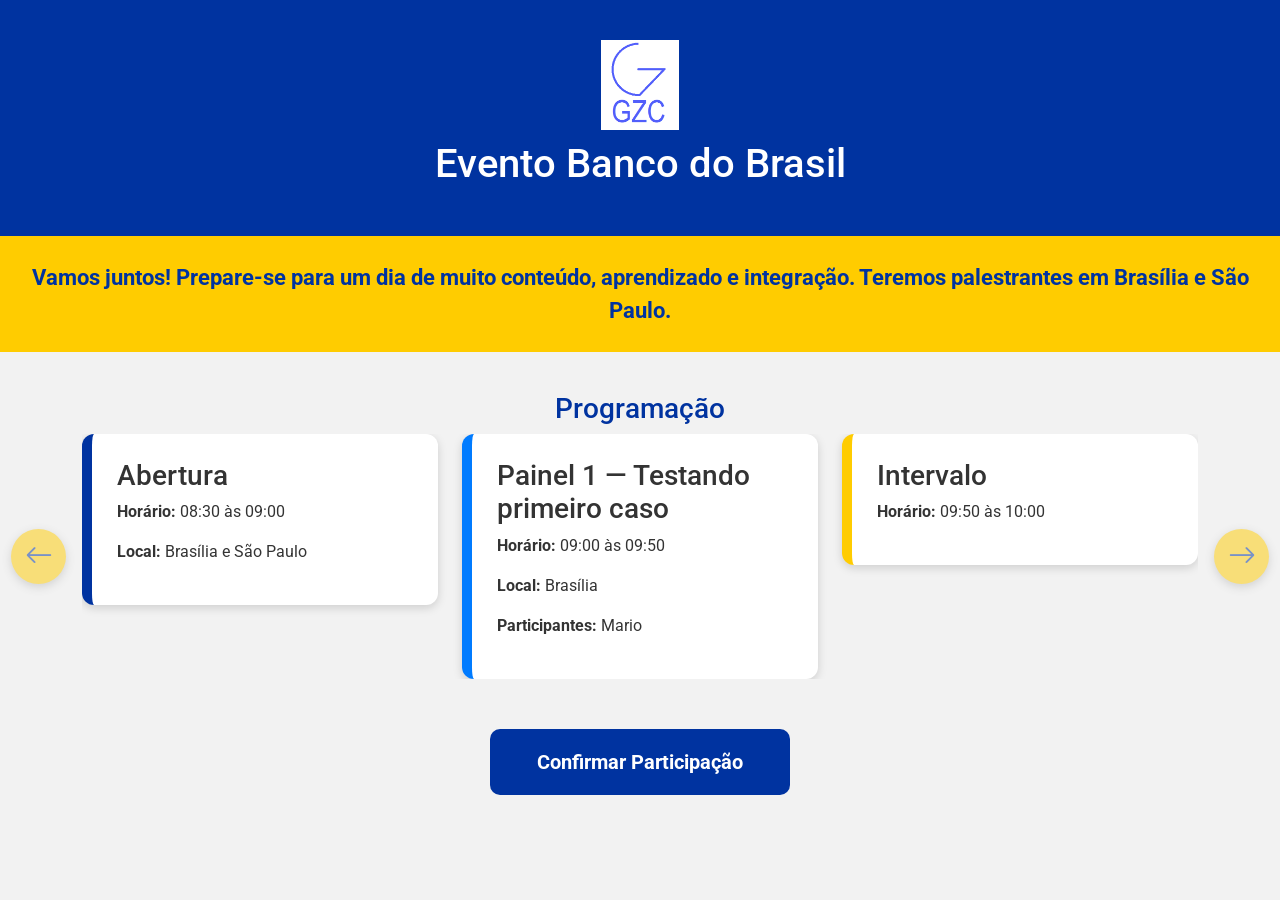
<file: index.html>
<!DOCTYPE html>
<html lang="pt-BR">
<head>
    <meta charset="UTF-8">
    <title>Evento BB</title>

    <!-- Bootstrap -->
    <link href="https://cdn.jsdelivr.net/npm/bootstrap@5.3.2/dist/css/bootstrap.min.css" rel="stylesheet">

    <!-- Fontes -->
    <link href="https://fonts.googleapis.com/css2?family=Roboto:wght@300;400;700&display=swap" rel="stylesheet">
    <link rel="stylesheet" href="https://cdn.jsdelivr.net/npm/bootstrap-icons@1.11.1/font/bootstrap-icons.css">

    <!-- CSS do projeto -->
    <link rel="stylesheet" href="css/main.css">
</head>
<body>

<header>
    <img src="assets/img/Logo GZC.png" alt="Logo BB">
    <h1>Evento Banco do Brasil</h1>
</header>

<div class="intro">
    Vamos juntos! Prepare-se para um dia de muito conteúdo, aprendizado e integração. Teremos palestrantes em Brasília e São Paulo.
</div>

<h2 class="section-title">Programação</h2>

<div id="carouselEventos" class="carousel slide container" data-bs-ride="false">
    <div class="carousel-inner" id="carousel-content">
        <!-- Conteúdo será carregado dinamicamente -->
    </div>

    <button class="carousel-control-prev" type="button" data-bs-target="#carouselEventos" data-bs-slide="prev">
        <div class="arrow-btn"><i class="bi bi-arrow-left"></i></div>
    </button>

    <button class="carousel-control-next" type="button" data-bs-target="#carouselEventos" data-bs-slide="next">
        <div class="arrow-btn"><i class="bi bi-arrow-right"></i></div>
    </button>
</div>


<a class="btn-form" href="https://docs.google.com/forms/d/e/1FAIpQLSf5gsvDMj-xXutrh_rArBs5otdJBCej2UcXKzMxR29UnKy9tg/viewform?usp=header" target="_blank">
    Confirmar Participação
</a>

<script src="https://cdn.jsdelivr.net/npm/bootstrap@5.3.2/dist/js/bootstrap.bundle.min.js"></script>
<script src="js/main.js"></script>

</body>
</html>
</file>
<file: css/main.css>
body {
    font-family: 'Roboto', sans-serif;
    background: #f2f2f2 url('https://www.transparenttextures.com/patterns/cubes.png');
    background-size: 300px;
    color: #333;
}

header {
    background: #0033a0;
    color: white;
    padding: 40px 20px;
    text-align: center;
    box-shadow: 0 4px 10px rgba(0,0,0,0.2);
}

header img {
    max-height: 90px;
    margin-bottom: 10px;
    animation: fadeIn 1.5s ease;
}

.intro {
    background: #ffcc00;
    color: #0033a0;
    font-weight: 700;
    font-size: 22px;
    padding: 25px;
    text-align: center;
    animation: slideDown 1.2s ease;
}

h2.section-title {
    text-align: center;
    margin-top: 40px;
    font-size: 28px;
    color: #0033a0;
    animation: fadeIn 1.5s ease;
}

.event-card {
    background: white;
    border-radius: 12px;
    padding: 25px;
    box-shadow: 0 3px 10px rgba(0,0,0,0.15);
    border-left: 10px solid #0033a0;
    animation: fadeUp 1s ease;
}

.abertura { border-left-color: #0033a0; }
.painel { border-left-color: #007bff; }
.intervalo { border-left-color: #ffcc00; }
.brindes { border-left-color: #ff6600; }
.encerramento { border-left-color: #6600cc; }

.btn-form {
    display: block;
    width: 300px;
    margin: 50px auto;
    padding: 18px;
    background: #0033a0;
    color: white;
    text-align: center;
    border-radius: 10px;
    font-size: 20px;
    text-decoration: none;
    font-weight: 700;
    transition: 0.3s;
}

.btn-form:hover {
    background: #002266;
    transform: scale(1.05);
}

@keyframes fadeIn {
    from { opacity: 0; }
    to { opacity: 1; }
}

@keyframes fadeUp {
    from { opacity: 0; transform: translateY(20px); }
    to { opacity: 1; transform: translateY(0); }
}

@keyframes slideDown {
    from { opacity: 0; transform: translateY(-20px); }
    to { opacity: 1; transform: translateY(0); }
}

.carousel-control-prev-icon,
.carousel-control-next-icon {
    background-image: none;
}

.carousel-control-prev,
.carousel-control-next {
    width: 5%;
}

.carousel-control-prev {
    left: -60px;
}

.carousel-control-next {
    right: -60px;
}

.arrow-btn {
    background: #ffcc00;
    border-radius: 50%;
    width: 55px;
    height: 55px;
    display: flex;
    align-items: center;
    justify-content: center;
    box-shadow: 0 3px 8px rgba(0,0,0,0.25);
    transition: 0.3s;
}

.arrow-btn:hover {
    transform: scale(1.15);
    background: #ffd633;
}

.arrow-btn i {
    font-size: 28px;
    color: #0033a0;
}

.carousel {
    animation: none !important;
}
</file>
